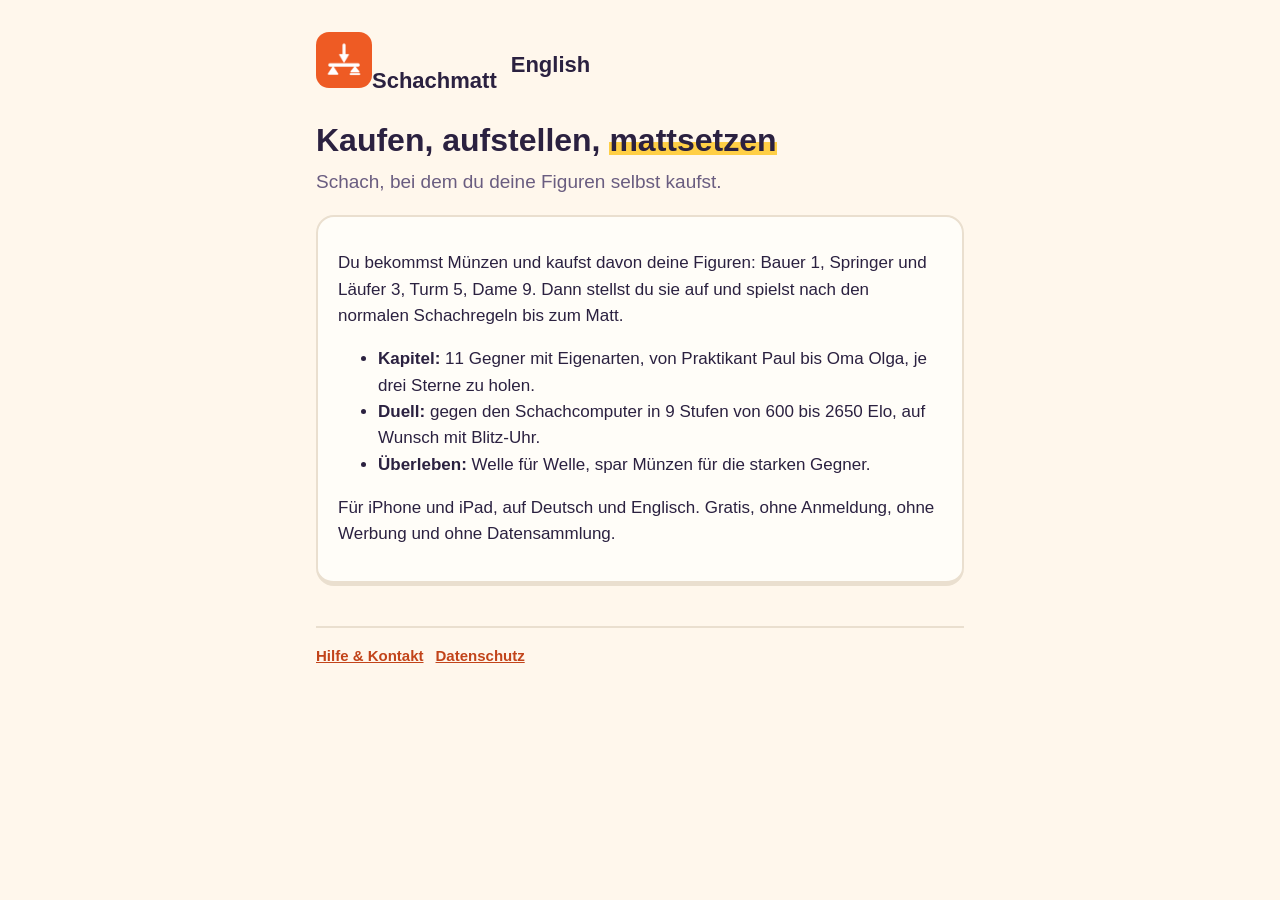
<file: index.html>
<!doctype html>
<html lang="de">
  <head>
    <meta charset="utf-8" />
    <meta name="viewport" content="width=device-width, initial-scale=1" />
    <title>Schachmatt – Kaufen, aufstellen, mattsetzen</title>
    <meta name="description" content="Schachmatt: Kauf dir deine Figuren mit Münzen, stell sie auf und setz den König matt. Für iPhone und iPad." />
    <link rel="icon" href="icon.png" />
    <link rel="stylesheet" href="style.css" />
  </head>
  <body>
    <main>
      <header>
        <a class="brand" href="index.html"><img src="icon.png" alt="" />Schachmatt</a>
        <a class="lang" href="en.html" hreflang="en" lang="en">English</a>
      </header>
      <h1><span class="mute">Kaufen, aufstellen,</span> <mark>mattsetzen</mark></h1>
      <p class="lead">Schach, bei dem du deine Figuren selbst kaufst.</p>
      <div class="card">
        <p>
          Du bekommst Münzen und kaufst davon deine Figuren: Bauer 1, Springer und Läufer 3, Turm 5, Dame 9. Dann stellst
          du sie auf und spielst nach den normalen Schachregeln bis zum Matt.
        </p>
        <ul>
          <li><strong>Kapitel:</strong> 11 Gegner mit Eigenarten, von Praktikant Paul bis Oma Olga, je drei Sterne zu holen.</li>
          <li><strong>Duell:</strong> gegen den Schachcomputer in 9 Stufen von 600 bis 2650 Elo, auf Wunsch mit Blitz-Uhr.</li>
          <li><strong>Überleben:</strong> Welle für Welle, spar Münzen für die starken Gegner.</li>
        </ul>
        <p>Für iPhone und iPad, auf Deutsch und Englisch. Gratis, ohne Anmeldung, ohne Werbung und ohne Datensammlung.</p>
      </div>
      <nav>
        <a href="support.html">Hilfe &amp; Kontakt</a>
        <a href="datenschutz.html">Datenschutz</a>
      </nav>
    </main>
  </body>
</html>
</file>
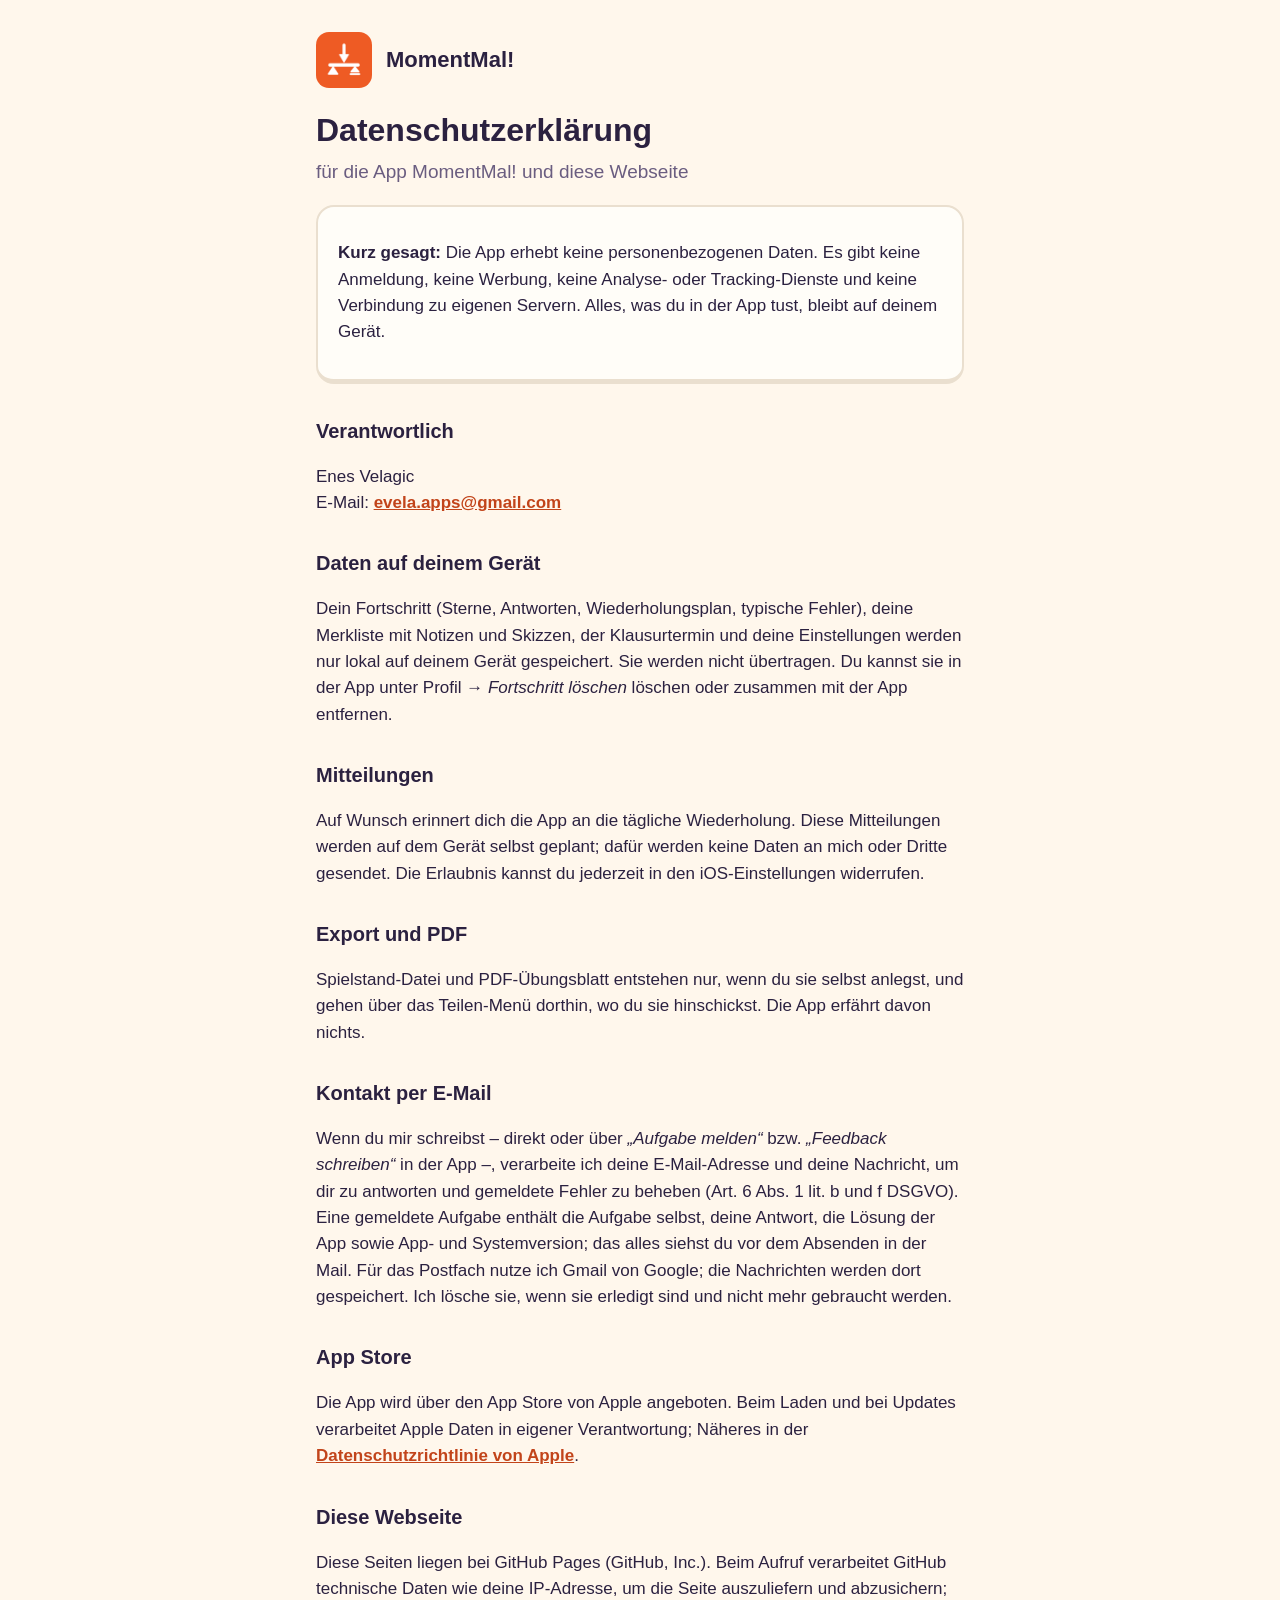
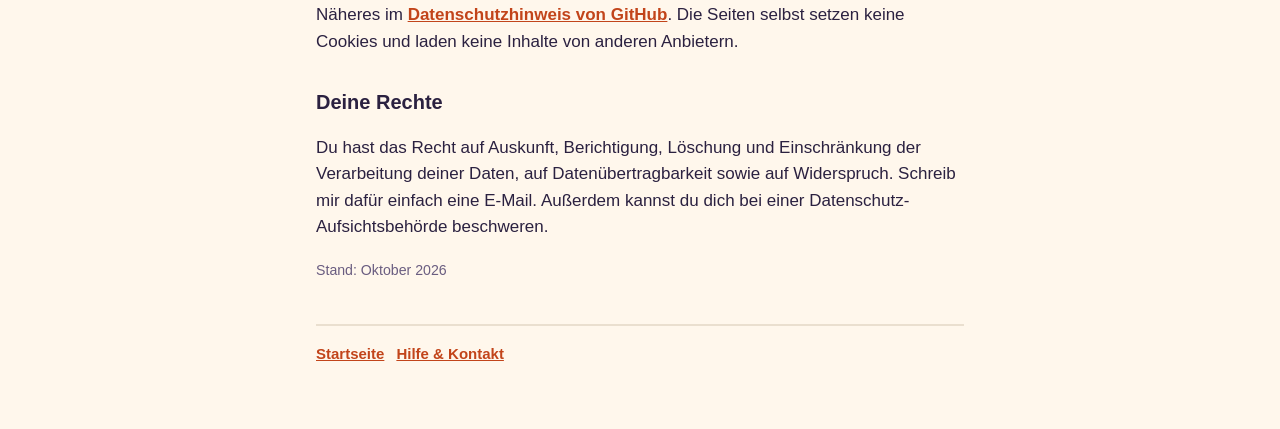
<file: datenschutz.html>
<!doctype html>
<html lang="de">
  <head>
    <meta charset="utf-8" />
    <meta name="viewport" content="width=device-width, initial-scale=1" />
    <title>MomentMal! – Datenschutzerklärung</title>
    <link rel="icon" href="icon.png" />
    <link rel="stylesheet" href="style.css" />
  </head>
  <body>
    <main>
      <header>
        <img src="icon.png" alt="" />
        <a href="index.html">MomentMal!</a>
      </header>
      <h1>Datenschutzerklärung</h1>
      <p class="lead">für die App MomentMal! und diese Webseite</p>

      <div class="card">
        <p><strong>Kurz gesagt:</strong> Die App erhebt keine personenbezogenen Daten. Es gibt keine Anmeldung, keine Werbung, keine Analyse- oder Tracking-Dienste und keine Verbindung zu eigenen Servern. Alles, was du in der App tust, bleibt auf deinem Gerät.</p>
      </div>

      <h2>Verantwortlich</h2>
      <p>
        Enes Velagic<br />
        E-Mail: <a href="mailto:evela.apps@gmail.com">evela.apps@gmail.com</a>
      </p>

      <h2>Daten auf deinem Gerät</h2>
      <p>
        Dein Fortschritt (Sterne, Antworten, Wiederholungsplan, typische Fehler), deine Merkliste mit Notizen und Skizzen,
        der Klausurtermin und deine Einstellungen werden nur lokal auf deinem Gerät gespeichert. Sie werden nicht
        übertragen. Du kannst sie in der App unter Profil → <em>Fortschritt löschen</em> löschen oder zusammen mit der App
        entfernen.
      </p>

      <h2>Mitteilungen</h2>
      <p>
        Auf Wunsch erinnert dich die App an die tägliche Wiederholung. Diese Mitteilungen werden auf dem Gerät selbst
        geplant; dafür werden keine Daten an mich oder Dritte gesendet. Die Erlaubnis kannst du jederzeit in den
        iOS-Einstellungen widerrufen.
      </p>

      <h2>Export und PDF</h2>
      <p>
        Spielstand-Datei und PDF-Übungsblatt entstehen nur, wenn du sie selbst anlegst, und gehen über das Teilen-Menü
        dorthin, wo du sie hinschickst. Die App erfährt davon nichts.
      </p>

      <h2>Kontakt per E-Mail</h2>
      <p>
        Wenn du mir schreibst – direkt oder über <em>„Aufgabe melden“</em> bzw. <em>„Feedback schreiben“</em> in der App –,
        verarbeite ich deine E-Mail-Adresse und deine Nachricht, um dir zu antworten und gemeldete Fehler zu beheben
        (Art. 6 Abs. 1 lit. b und f DSGVO). Eine gemeldete Aufgabe enthält die Aufgabe selbst, deine Antwort, die Lösung
        der App sowie App- und Systemversion; das alles siehst du vor dem Absenden in der Mail. Für das Postfach nutze ich
        Gmail von Google; die Nachrichten werden dort gespeichert. Ich lösche sie, wenn sie erledigt sind und nicht mehr
        gebraucht werden.
      </p>

      <h2>App Store</h2>
      <p>
        Die App wird über den App Store von Apple angeboten. Beim Laden und bei Updates verarbeitet Apple Daten in eigener
        Verantwortung; Näheres in der <a href="https://www.apple.com/de/legal/privacy/">Datenschutzrichtlinie von Apple</a>.
      </p>

      <h2>Diese Webseite</h2>
      <p>
        Diese Seiten liegen bei GitHub Pages (GitHub, Inc.). Beim Aufruf verarbeitet GitHub technische Daten wie deine
        IP-Adresse, um die Seite auszuliefern und abzusichern; Näheres im
        <a href="https://docs.github.com/de/site-policy/privacy-policies/github-general-privacy-statement">Datenschutzhinweis von GitHub</a>.
        Die Seiten selbst setzen keine Cookies und laden keine Inhalte von anderen Anbietern.
      </p>

      <h2>Deine Rechte</h2>
      <p>
        Du hast das Recht auf Auskunft, Berichtigung, Löschung und Einschränkung der Verarbeitung deiner Daten, auf
        Datenübertragbarkeit sowie auf Widerspruch. Schreib mir dafür einfach eine E-Mail. Außerdem kannst du dich bei
        einer Datenschutz-Aufsichtsbehörde beschweren.
      </p>

      <p><small>Stand: Oktober 2026</small></p>

      <nav>
        <a href="index.html">Startseite</a>
        <a href="support.html">Hilfe &amp; Kontakt</a>
      </nav>
    </main>
  </body>
</html>
</file>
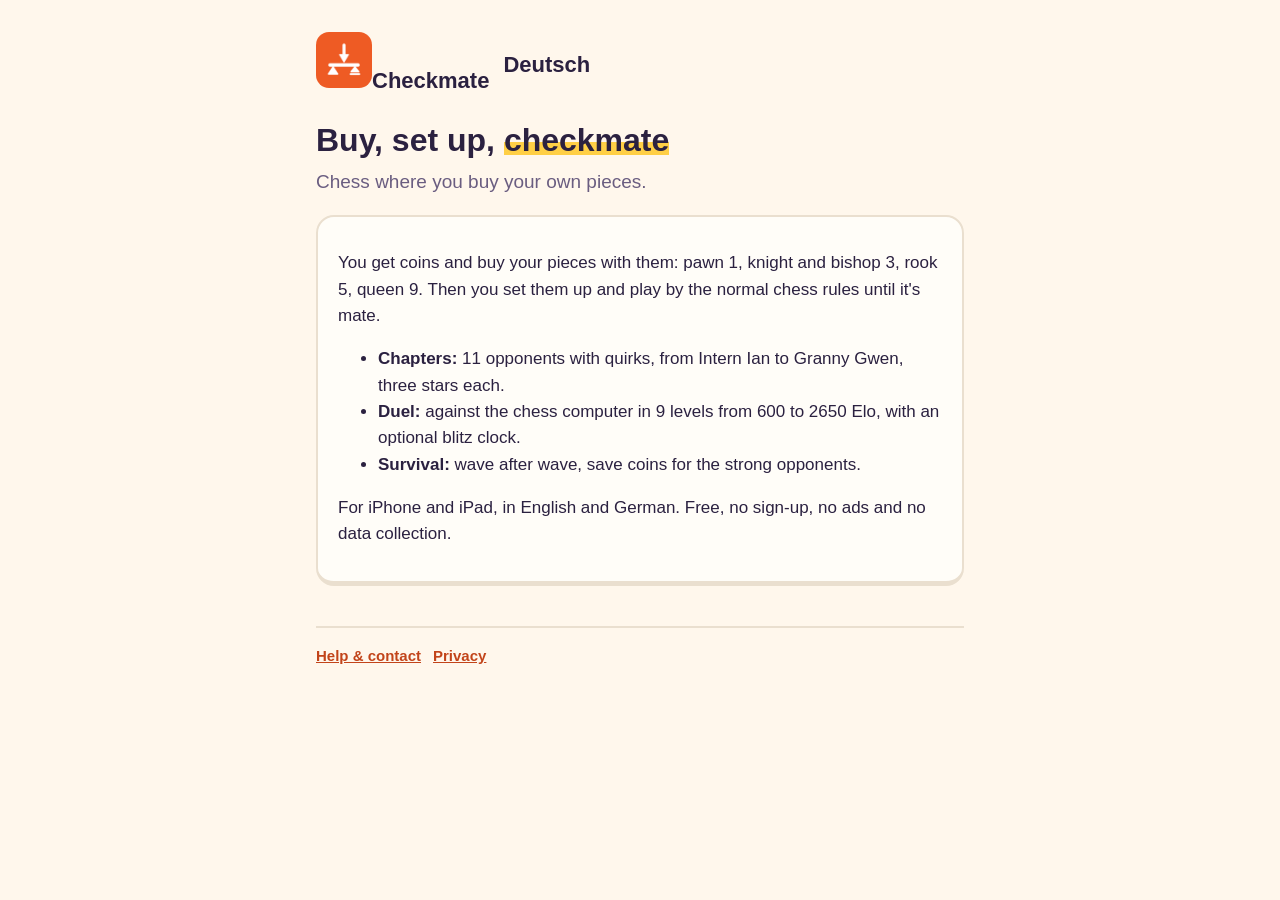
<file: en.html>
<!doctype html>
<html lang="en">
  <head>
    <meta charset="utf-8" />
    <meta name="viewport" content="width=device-width, initial-scale=1" />
    <title>Checkmate – Buy, set up, checkmate</title>
    <meta name="description" content="Checkmate: buy your pieces with coins, set them up and checkmate the king. For iPhone and iPad." />
    <link rel="icon" href="icon.png" />
    <link rel="stylesheet" href="style.css" />
  </head>
  <body>
    <main>
      <header>
        <a class="brand" href="en.html"><img src="icon.png" alt="" />Checkmate</a>
        <a class="lang" href="index.html" hreflang="de" lang="de">Deutsch</a>
      </header>
      <h1><span class="mute">Buy, set up,</span> <mark>checkmate</mark></h1>
      <p class="lead">Chess where you buy your own pieces.</p>
      <div class="card">
        <p>
          You get coins and buy your pieces with them: pawn 1, knight and bishop 3, rook 5, queen 9. Then you set them up
          and play by the normal chess rules until it's mate.
        </p>
        <ul>
          <li><strong>Chapters:</strong> 11 opponents with quirks, from Intern Ian to Granny Gwen, three stars each.</li>
          <li><strong>Duel:</strong> against the chess computer in 9 levels from 600 to 2650 Elo, with an optional blitz clock.</li>
          <li><strong>Survival:</strong> wave after wave, save coins for the strong opponents.</li>
        </ul>
        <p>For iPhone and iPad, in English and German. Free, no sign-up, no ads and no data collection.</p>
      </div>
      <nav>
        <a href="help.html">Help &amp; contact</a>
        <a href="privacy.html">Privacy</a>
      </nav>
    </main>
  </body>
</html>
</file>
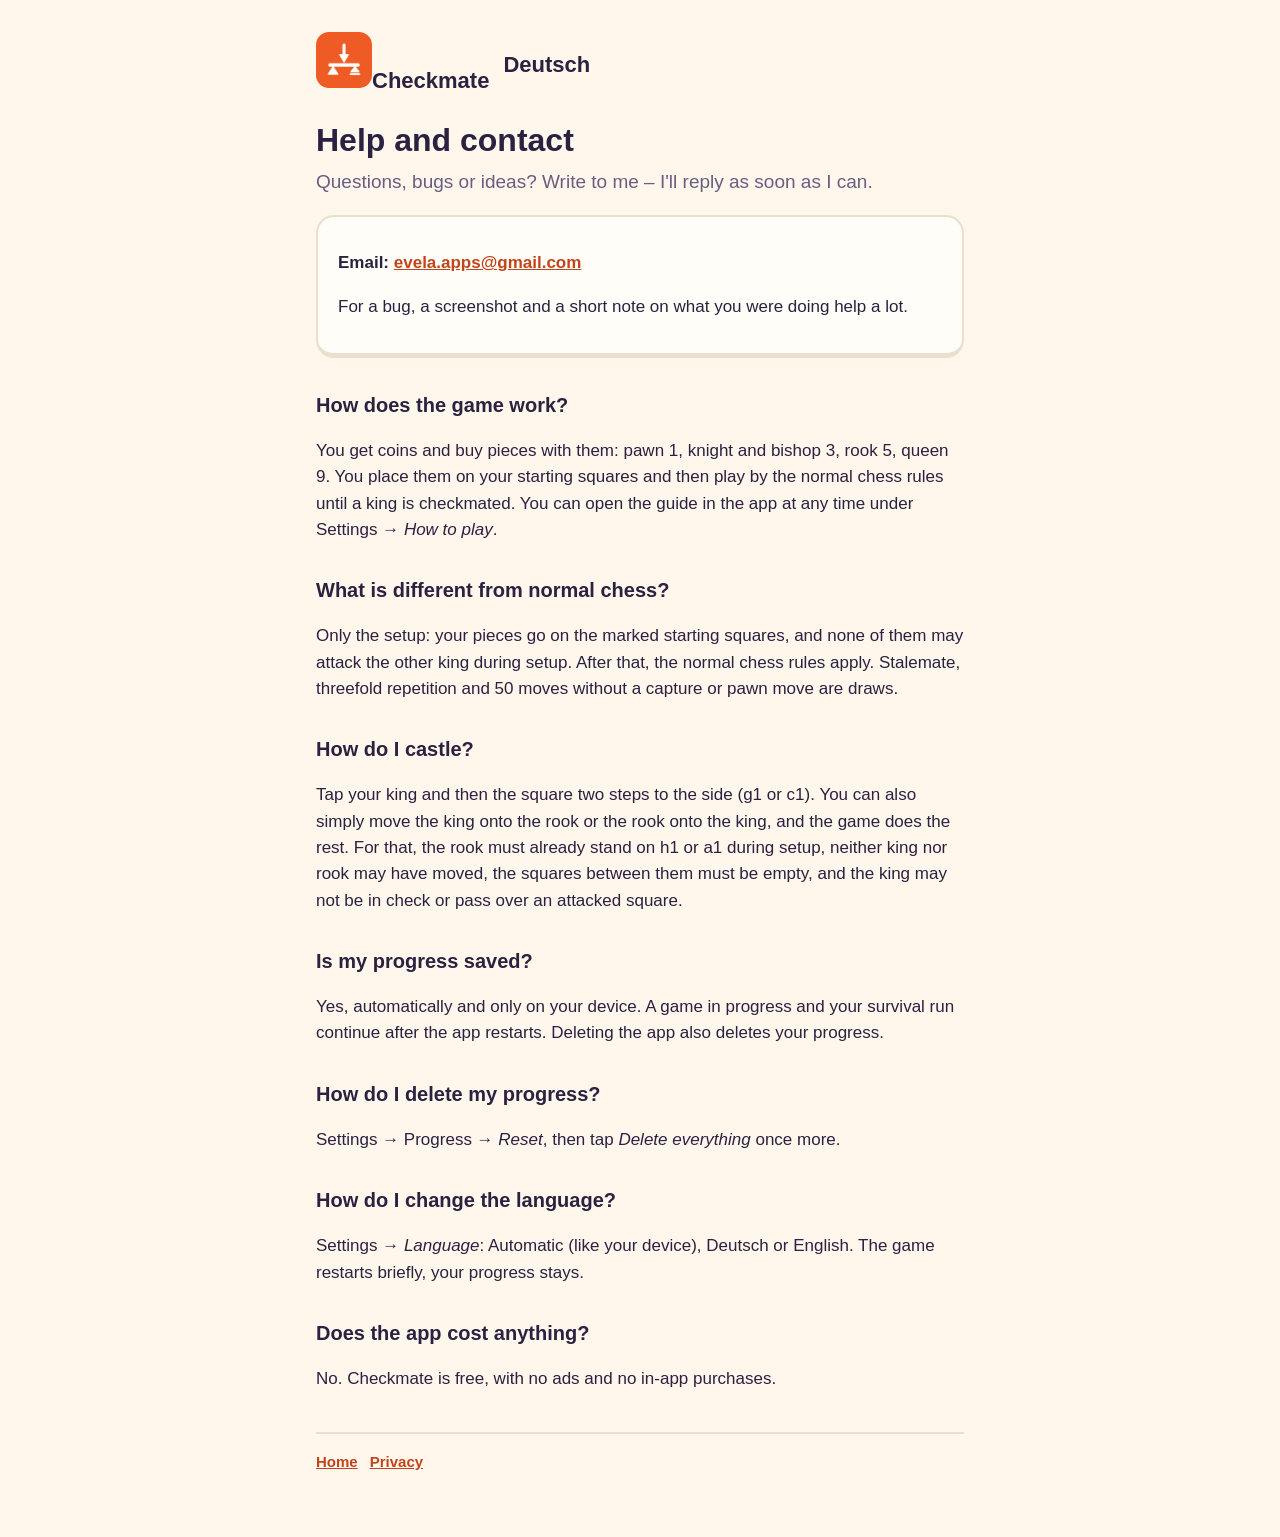
<file: help.html>
<!doctype html>
<html lang="en">
  <head>
    <meta charset="utf-8" />
    <meta name="viewport" content="width=device-width, initial-scale=1" />
    <title>Checkmate – Help and Contact</title>
    <link rel="icon" href="icon.png" />
    <link rel="stylesheet" href="style.css" />
  </head>
  <body>
    <main>
      <header>
        <a class="brand" href="en.html"><img src="icon.png" alt="" />Checkmate</a>
        <a class="lang" href="support.html" hreflang="de" lang="de">Deutsch</a>
      </header>
      <h1>Help and contact</h1>
      <p class="lead">Questions, bugs or ideas? Write to me – I'll reply as soon as I can.</p>

      <div class="card">
        <p>
          <strong>Email:</strong>
          <a href="mailto:evela.apps@gmail.com?subject=Checkmate%20%E2%80%93%20">evela.apps@gmail.com</a>
        </p>
        <p>For a bug, a screenshot and a short note on what you were doing help a lot.</p>
      </div>

      <h2>How does the game work?</h2>
      <p>
        You get coins and buy pieces with them: pawn 1, knight and bishop 3, rook 5, queen 9. You place them on your
        starting squares and then play by the normal chess rules until a king is checkmated. You can open the guide in the
        app at any time under Settings → <em>How to play</em>.
      </p>

      <h2>What is different from normal chess?</h2>
      <p>
        Only the setup: your pieces go on the marked starting squares, and none of them may attack the other king during
        setup. After that, the normal chess rules apply.
        Stalemate, threefold repetition and 50 moves without a capture or pawn move are draws.
      </p>

      <h2>How do I castle?</h2>
      <p>
        Tap your king and then the square two steps to the side (g1 or c1). You can also simply move the king onto the rook
        or the rook onto the king, and the game does the rest. For that, the rook must already stand on h1 or a1 during
        setup, neither king nor rook may have moved, the squares between them must be empty, and the king may not be in
        check or pass over an attacked square.
      </p>

      <h2>Is my progress saved?</h2>
      <p>
        Yes, automatically and only on your device. A game in progress and your survival run continue after the app
        restarts. Deleting the app also deletes your progress.
      </p>

      <h2>How do I delete my progress?</h2>
      <p>Settings → Progress → <em>Reset</em>, then tap <em>Delete everything</em> once more.</p>

      <h2>How do I change the language?</h2>
      <p>
        Settings → <em>Language</em>: Automatic (like your device), Deutsch or English. The game restarts briefly, your
        progress stays.
      </p>

      <h2>Does the app cost anything?</h2>
      <p>No. Checkmate is free, with no ads and no in-app purchases.</p>

      <nav>
        <a href="en.html">Home</a>
        <a href="privacy.html">Privacy</a>
      </nav>
    </main>
  </body>
</html>
</file>
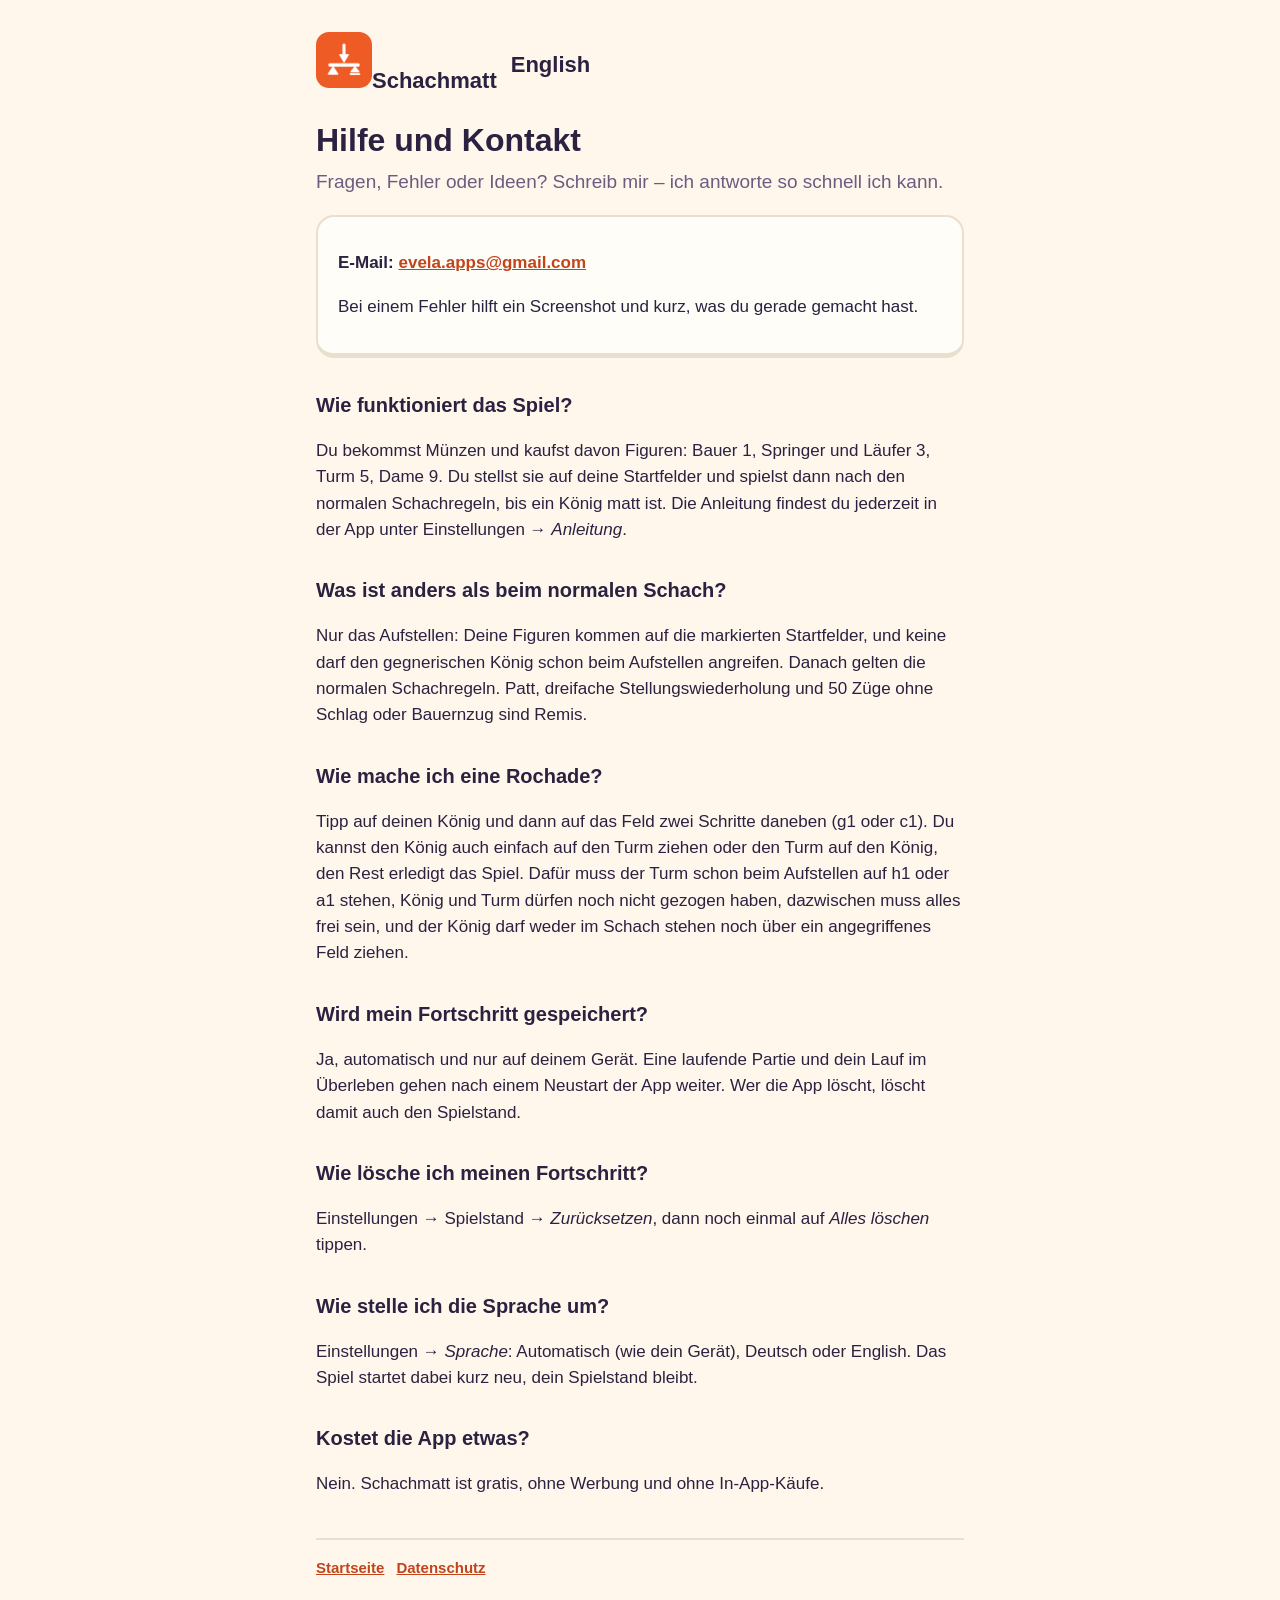
<file: support.html>
<!doctype html>
<html lang="de">
  <head>
    <meta charset="utf-8" />
    <meta name="viewport" content="width=device-width, initial-scale=1" />
    <title>Schachmatt – Hilfe und Kontakt</title>
    <link rel="icon" href="icon.png" />
    <link rel="stylesheet" href="style.css" />
  </head>
  <body>
    <main>
      <header>
        <a class="brand" href="index.html"><img src="icon.png" alt="" />Schachmatt</a>
        <a class="lang" href="help.html" hreflang="en" lang="en">English</a>
      </header>
      <h1>Hilfe und Kontakt</h1>
      <p class="lead">Fragen, Fehler oder Ideen? Schreib mir – ich antworte so schnell ich kann.</p>

      <div class="card">
        <p>
          <strong>E-Mail:</strong>
          <a href="mailto:evela.apps@gmail.com?subject=Schachmatt%20%E2%80%93%20">evela.apps@gmail.com</a>
        </p>
        <p>Bei einem Fehler hilft ein Screenshot und kurz, was du gerade gemacht hast.</p>
      </div>

      <h2>Wie funktioniert das Spiel?</h2>
      <p>
        Du bekommst Münzen und kaufst davon Figuren: Bauer 1, Springer und Läufer 3, Turm 5, Dame 9. Du stellst sie auf
        deine Startfelder und spielst dann nach den normalen Schachregeln, bis ein König matt ist. Die Anleitung findest
        du jederzeit in der App unter Einstellungen → <em>Anleitung</em>.
      </p>

      <h2>Was ist anders als beim normalen Schach?</h2>
      <p>
        Nur das Aufstellen: Deine Figuren kommen auf die markierten Startfelder, und keine darf den gegnerischen König
        schon beim Aufstellen angreifen. Danach gelten die normalen Schachregeln. Patt, dreifache Stellungswiederholung und 50 Züge ohne Schlag oder Bauernzug sind Remis.
      </p>

      <h2>Wie mache ich eine Rochade?</h2>
      <p>
        Tipp auf deinen König und dann auf das Feld zwei Schritte daneben (g1 oder c1). Du kannst den König auch einfach auf
        den Turm ziehen oder den Turm auf den König, den Rest erledigt das Spiel. Dafür muss der Turm schon beim Aufstellen
        auf h1 oder a1 stehen, König und Turm dürfen noch nicht gezogen haben, dazwischen muss alles frei sein, und der
        König darf weder im Schach stehen noch über ein angegriffenes Feld ziehen.
      </p>

      <h2>Wird mein Fortschritt gespeichert?</h2>
      <p>
        Ja, automatisch und nur auf deinem Gerät. Eine laufende Partie und dein Lauf im Überleben gehen nach einem Neustart
        der App weiter. Wer die App löscht, löscht damit auch den Spielstand.
      </p>

      <h2>Wie lösche ich meinen Fortschritt?</h2>
      <p>Einstellungen → Spielstand → <em>Zurücksetzen</em>, dann noch einmal auf <em>Alles löschen</em> tippen.</p>

      <h2>Wie stelle ich die Sprache um?</h2>
      <p>
        Einstellungen → <em>Sprache</em>: Automatisch (wie dein Gerät), Deutsch oder English. Das Spiel startet dabei kurz
        neu, dein Spielstand bleibt.
      </p>

      <h2>Kostet die App etwas?</h2>
      <p>Nein. Schachmatt ist gratis, ohne Werbung und ohne In-App-Käufe.</p>

      <nav>
        <a href="index.html">Startseite</a>
        <a href="datenschutz.html">Datenschutz</a>
      </nav>
    </main>
  </body>
</html>
</file>
<file: style.css>
/* Gemeinsames Aussehen der Webseiten von MomentMal! – ohne externe Schriften, damit auch die Seite keine Daten weitergibt */
:root {
  --paper: #fff7ec;
  --card: #fffdf8;
  --edge: #eadfcf;
  --ink: #2b2140;
  --sub: #6a5d80;
  --accent: #c2441a;
  --marker: rgba(255, 200, 40, 0.85);
}
@media (prefers-color-scheme: dark) {
  :root {
    --paper: #1a1330;
    --card: #261d42;
    --edge: #120c22;
    --ink: #f7f2ff;
    --sub: #bdb2d6;
    --accent: #ff8a3d;
    --marker: rgba(255, 200, 40, 0.45);
  }
}
* {
  box-sizing: border-box;
}
body {
  margin: 0;
  background: var(--paper);
  color: var(--ink);
  font: 17px/1.55 -apple-system, BlinkMacSystemFont, 'Segoe UI', Roboto, Helvetica, Arial, sans-serif;
}
main {
  max-width: 680px;
  margin: 0 auto;
  padding: 32px 16px 64px;
}
header {
  display: flex;
  align-items: center;
  gap: 14px;
  margin-bottom: 24px;
}
header img {
  width: 56px;
  height: 56px;
  border-radius: 13px;
}
header a {
  color: inherit;
  text-decoration: none;
  font-weight: 800;
  font-size: 22px;
}
h1 {
  font-size: 32px;
  line-height: 1.15;
  margin: 0 0 8px;
}
h2 {
  font-size: 20px;
  margin: 32px 0 6px;
}
p,
li {
  color: var(--ink);
}
.lead {
  color: var(--sub);
  font-size: 19px;
  margin-top: 0;
}
.card {
  background: var(--card);
  border: 2px solid var(--edge);
  border-bottom-width: 5px;
  border-radius: 18px;
  padding: 16px 20px;
  margin: 16px 0;
}
mark {
  color: inherit;
  background: linear-gradient(transparent 55%, var(--marker) 55%, var(--marker) 92%, transparent 92%);
}
a {
  color: var(--accent);
  font-weight: 600;
}
nav {
  display: flex;
  flex-wrap: wrap;
  gap: 12px;
  margin-top: 40px;
  padding-top: 16px;
  border-top: 2px solid var(--edge);
  font-size: 15px;
}
small {
  color: var(--sub);
}
</file>
